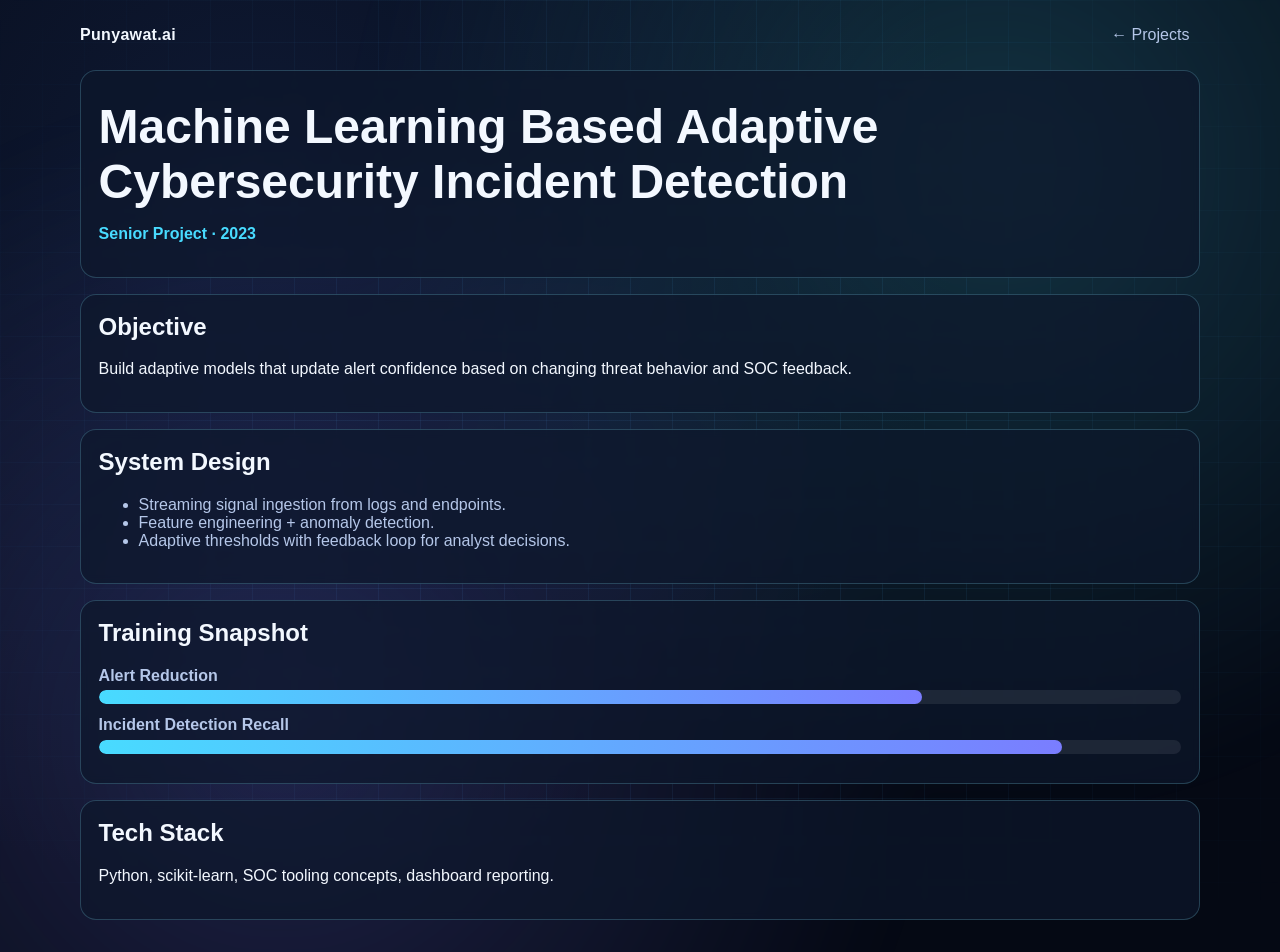
<file: project-adaptive-cyber.html>
<!DOCTYPE html>
<html lang="en">
  <head>
    <meta charset="UTF-8" />
    <meta name="viewport" content="width=device-width, initial-scale=1.0" />
    <title>Adaptive Cybersecurity Detection | Punyawat.ai</title>
    <link rel="stylesheet" href="styles.css" />
  </head>
  <body>
    <div class="ambient"></div><div class="ai-grid" aria-hidden="true"></div>
    <header class="top-nav container"><a class="brand" href="index.html">Punyawat.ai</a><nav><a href="projects.html">← Projects</a></nav></header>
    <main class="container project-detail">
      <section class="card reveal"><h1>Machine Learning Based Adaptive Cybersecurity Incident Detection</h1><p class="meta">Senior Project · 2023</p></section>
      <section class="card reveal"><h2>Objective</h2><p>Build adaptive models that update alert confidence based on changing threat behavior and SOC feedback.</p></section>
      <section class="card reveal"><h2>System Design</h2><ul><li>Streaming signal ingestion from logs and endpoints.</li><li>Feature engineering + anomaly detection.</li><li>Adaptive thresholds with feedback loop for analyst decisions.</li></ul></section>
      <section class="card reveal"><h2>Training Snapshot</h2>
        <div class="train-bar"><label>Alert Reduction</label><div><span data-width="76"></span></div></div>
        <div class="train-bar"><label>Incident Detection Recall</label><div><span data-width="89"></span></div></div>
      </section>
      <section class="card reveal"><h2>Tech Stack</h2><p>Python, scikit-learn, SOC tooling concepts, dashboard reporting.</p></section>
    </main>
    <script src="script.js"></script>
  </body>
</html>
</file>
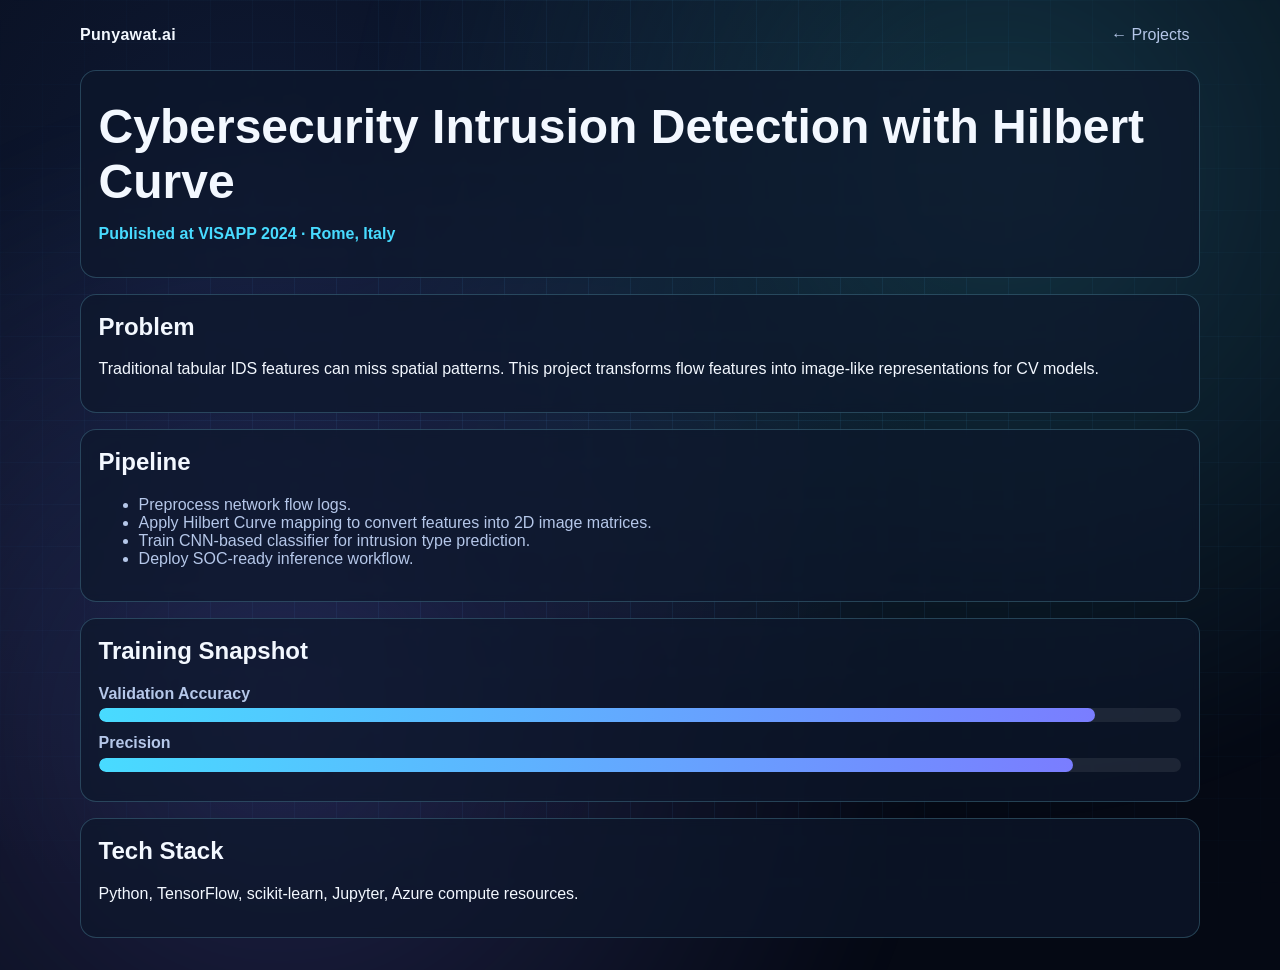
<file: project-cyber-hilbert.html>
<!DOCTYPE html>
<html lang="en">
  <head>
    <meta charset="UTF-8" />
    <meta name="viewport" content="width=device-width, initial-scale=1.0" />
    <title>Cybersecurity Intrusion Detection | Punyawat.ai</title>
    <link rel="stylesheet" href="styles.css" />
  </head>
  <body>
    <div class="ambient"></div><div class="ai-grid" aria-hidden="true"></div>
    <header class="top-nav container"><a class="brand" href="index.html">Punyawat.ai</a><nav><a href="projects.html">← Projects</a></nav></header>
    <main class="container project-detail">
      <section class="card reveal"><h1>Cybersecurity Intrusion Detection with Hilbert Curve</h1><p class="meta">Published at VISAPP 2024 · Rome, Italy</p></section>
      <section class="card reveal"><h2>Problem</h2><p>Traditional tabular IDS features can miss spatial patterns. This project transforms flow features into image-like representations for CV models.</p></section>
      <section class="card reveal"><h2>Pipeline</h2><ul><li>Preprocess network flow logs.</li><li>Apply Hilbert Curve mapping to convert features into 2D image matrices.</li><li>Train CNN-based classifier for intrusion type prediction.</li><li>Deploy SOC-ready inference workflow.</li></ul></section>
      <section class="card reveal"><h2>Training Snapshot</h2>
        <div class="train-bar"><label>Validation Accuracy</label><div><span data-width="92"></span></div></div>
        <div class="train-bar"><label>Precision</label><div><span data-width="90"></span></div></div>
      </section>
      <section class="card reveal"><h2>Tech Stack</h2><p>Python, TensorFlow, scikit-learn, Jupyter, Azure compute resources.</p></section>
    </main>
    <script src="script.js"></script>
  </body>
</html>
</file>
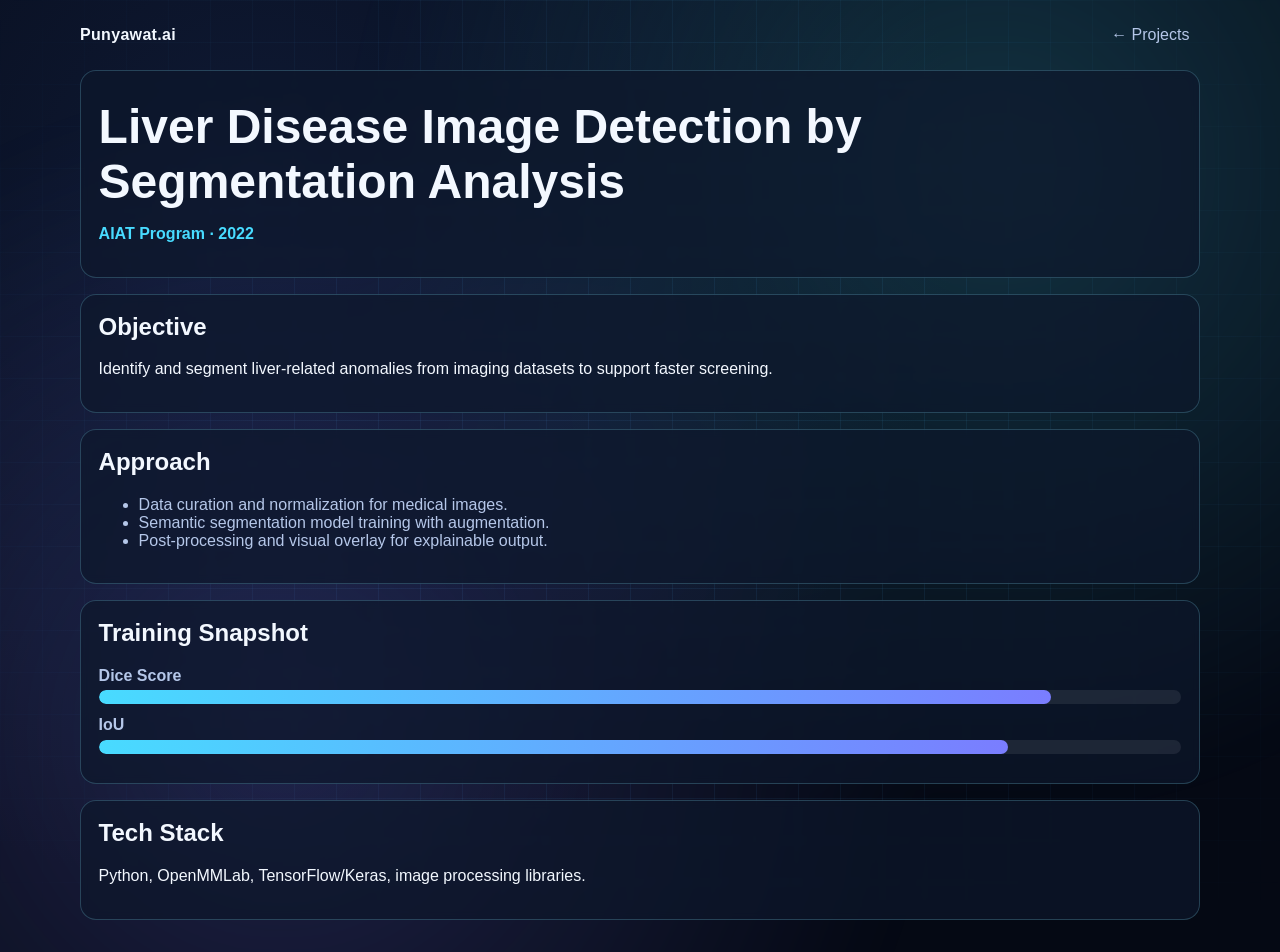
<file: project-liver-segmentation.html>
<!DOCTYPE html>
<html lang="en">
  <head>
    <meta charset="UTF-8" />
    <meta name="viewport" content="width=device-width, initial-scale=1.0" />
    <title>Liver Segmentation Project | Punyawat.ai</title>
    <link rel="stylesheet" href="styles.css" />
  </head>
  <body>
    <div class="ambient"></div><div class="ai-grid" aria-hidden="true"></div>
    <header class="top-nav container"><a class="brand" href="index.html">Punyawat.ai</a><nav><a href="projects.html">← Projects</a></nav></header>
    <main class="container project-detail">
      <section class="card reveal"><h1>Liver Disease Image Detection by Segmentation Analysis</h1><p class="meta">AIAT Program · 2022</p></section>
      <section class="card reveal"><h2>Objective</h2><p>Identify and segment liver-related anomalies from imaging datasets to support faster screening.</p></section>
      <section class="card reveal"><h2>Approach</h2><ul><li>Data curation and normalization for medical images.</li><li>Semantic segmentation model training with augmentation.</li><li>Post-processing and visual overlay for explainable output.</li></ul></section>
      <section class="card reveal"><h2>Training Snapshot</h2>
        <div class="train-bar"><label>Dice Score</label><div><span data-width="88"></span></div></div>
        <div class="train-bar"><label>IoU</label><div><span data-width="84"></span></div></div>
      </section>
      <section class="card reveal"><h2>Tech Stack</h2><p>Python, OpenMMLab, TensorFlow/Keras, image processing libraries.</p></section>
    </main>
    <script src="script.js"></script>
  </body>
</html>
</file>
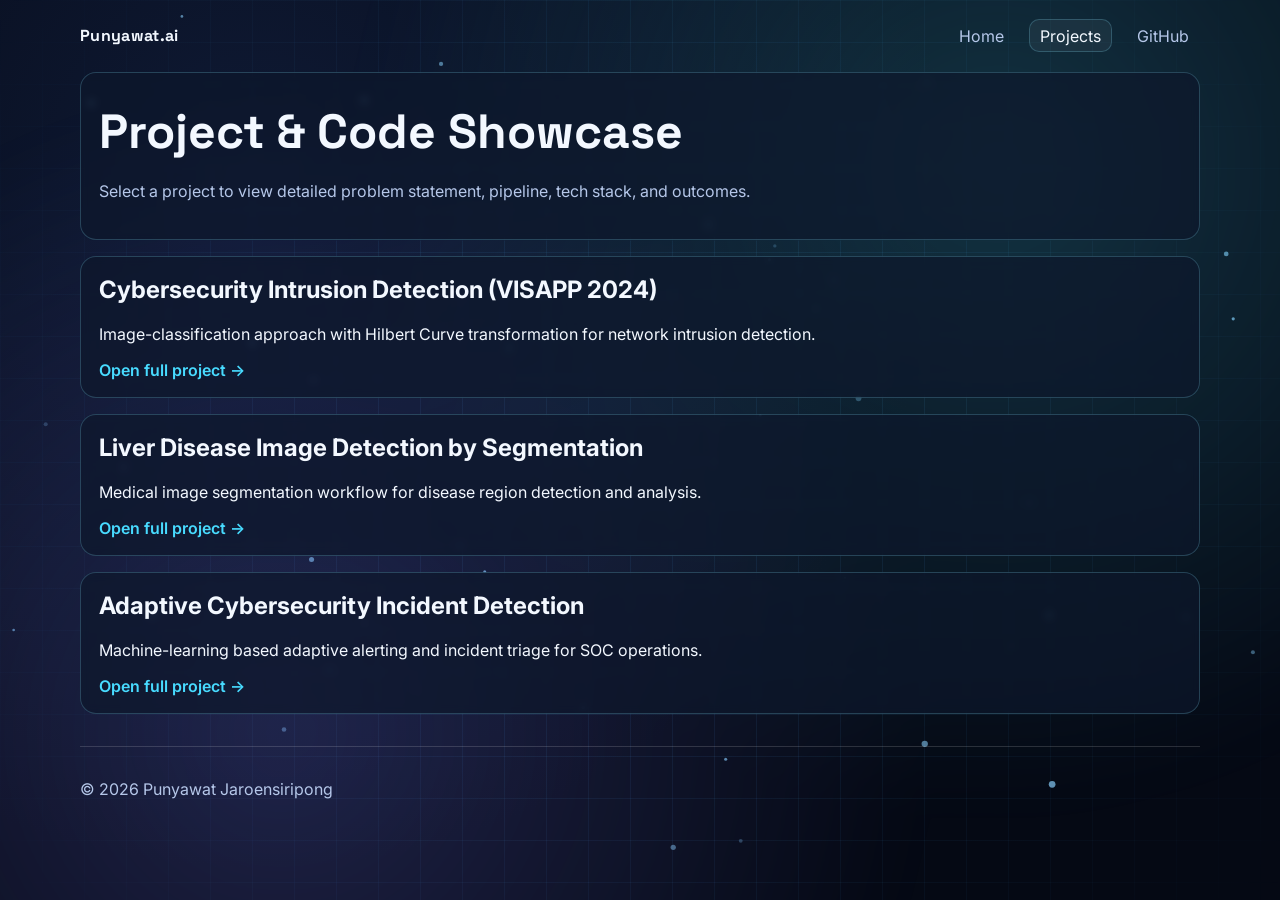
<file: projects.html>
<!DOCTYPE html>
<html lang="en">
  <head>
    <meta charset="UTF-8" />
    <meta name="viewport" content="width=device-width, initial-scale=1.0" />
    <title>Projects | Punyawat.ai</title>
    <link rel="preconnect" href="https://fonts.googleapis.com" />
    <link rel="preconnect" href="https://fonts.gstatic.com" crossorigin />
    <link
      href="https://fonts.googleapis.com/css2?family=Inter:wght@400;500;600;700;800&family=Space+Grotesk:wght@500;700&display=swap"
      rel="stylesheet"
    />
    <link rel="stylesheet" href="styles.css" />
  </head>
  <body>
    <canvas id="particle-canvas" aria-hidden="true"></canvas>
    <div class="ambient"></div>
    <div class="ai-grid" aria-hidden="true"></div>

    <header class="top-nav container reveal">
      <a class="brand" href="index.html">Punyawat.ai</a>
      <nav>
        <a href="index.html">Home</a>
        <a href="projects.html" class="active">Projects</a>
        <a href="https://github.com/punyawat-jar" target="_blank" rel="noreferrer">GitHub</a>
      </nav>
    </header>

    <main class="container project-grid">
      <section class="card reveal">
        <h1>Project & Code Showcase</h1>
        <p class="muted">Select a project to view detailed problem statement, pipeline, tech stack, and outcomes.</p>
      </section>

      <a class="card project-link reveal" href="project-cyber-hilbert.html">
        <h2>Cybersecurity Intrusion Detection (VISAPP 2024)</h2>
        <p>Image-classification approach with Hilbert Curve transformation for network intrusion detection.</p>
        <span>Open full project →</span>
      </a>

      <a class="card project-link reveal" href="project-liver-segmentation.html">
        <h2>Liver Disease Image Detection by Segmentation</h2>
        <p>Medical image segmentation workflow for disease region detection and analysis.</p>
        <span>Open full project →</span>
      </a>

      <a class="card project-link reveal" href="project-adaptive-cyber.html">
        <h2>Adaptive Cybersecurity Incident Detection</h2>
        <p>Machine-learning based adaptive alerting and incident triage for SOC operations.</p>
        <span>Open full project →</span>
      </a>
    </main>

    <footer class="container footer">
      <p>© <span id="year"></span> Punyawat Jaroensiripong</p>
    </footer>

    <script src="script.js"></script>
  </body>
</html>
</file>
<file: styles.css>
:root {
  --bg: #050914;
  --surface: rgba(13, 23, 44, 0.7);
  --border: rgba(133, 226, 255, 0.22);
  --text: #f3f8ff;
  --muted: #b5c7e9;
  --accent: #48dbff;
  --accent-2: #7a7dff;
}

* { box-sizing: border-box; }

body {
  margin: 0;
  font-family: "Inter", sans-serif;
  color: var(--text);
  background: radial-gradient(circle at 20% 20%, #0f1a35 0%, var(--bg) 55%);
  min-height: 100vh;
  overflow-x: hidden;
}

.ai-grid {
  position: fixed;
  inset: 0;
  background-image: linear-gradient(rgba(82, 182, 255, 0.08) 1px, transparent 1px),
    linear-gradient(90deg, rgba(82, 182, 255, 0.08) 1px, transparent 1px);
  background-size: 42px 42px;
  mask-image: radial-gradient(circle at center, black 40%, transparent 100%);
  z-index: -3;
}

#particle-canvas {
  position: fixed;
  inset: 0;
  width: 100%;
  height: 100%;
  pointer-events: none;
  z-index: -2;
}

.ambient {
  position: fixed;
  inset: -20vmax;
  background: radial-gradient(circle at 70% 30%, rgba(72, 219, 255, 0.2), transparent 40%),
    radial-gradient(circle at 30% 70%, rgba(122, 125, 255, 0.22), transparent 40%);
  filter: blur(30px);
  z-index: -1;
  animation: floatAmbient 16s ease-in-out infinite alternate;
}

@keyframes floatAmbient {
  from { transform: translate3d(-2%, 0, 0) scale(1); }
  to { transform: translate3d(2%, -1.5%, 0) scale(1.05); }
}

.container { width: min(1120px, 92vw); margin: 0 auto; }

.top-nav {
  display: flex;
  justify-content: space-between;
  align-items: center;
  padding: 1.2rem 0;
}

.brand {
  font-family: "Space Grotesk", sans-serif;
  font-weight: 700;
  color: var(--text);
  text-decoration: none;
  letter-spacing: 0.02em;
}

.top-nav nav { display: flex; gap: 0.95rem; }
.top-nav nav a {
  color: var(--muted);
  text-decoration: none;
  border: 1px solid transparent;
  border-radius: 10px;
  padding: 0.35rem 0.6rem;
}
.top-nav nav a:hover,
.top-nav nav a.active { color: var(--text); border-color: var(--border); background: rgba(255, 255, 255, 0.05); }

.hero {
  display: grid;
  grid-template-columns: 1.2fr 0.8fr;
  gap: 2rem;
  padding: 2rem 0;
}

.pill {
  display: inline-block;
  padding: 0.4rem 0.8rem;
  border-radius: 999px;
  font-size: 0.84rem;
  border: 1px solid var(--border);
  background: rgba(72, 219, 255, 0.12);
}

h1 {
  font-family: "Space Grotesk", sans-serif;
  font-size: clamp(1.9rem, 5vw, 3rem);
  margin: 0.7rem 0;
}

.subtitle { color: var(--accent); font-weight: 700; min-height: 1.5rem; }
.summary, .muted { color: var(--muted); line-height: 1.7; }

.hero__cta { display: flex; flex-wrap: wrap; gap: 0.65rem; margin: 1.2rem 0; }

.btn {
  text-decoration: none;
  color: var(--text);
  padding: 0.68rem 0.96rem;
  border-radius: 12px;
  border: 1px solid var(--border);
  font-weight: 700;
  transition: transform 0.2s ease, box-shadow 0.2s ease;
}

.btn--solid {
  background: linear-gradient(90deg, var(--accent), var(--accent-2));
  color: #071124;
  border: none;
  box-shadow: 0 10px 22px rgba(72, 219, 255, 0.22);
}

.read-more-link {
  color: #48dbff;
  text-decoration: none;
  transition: color 0.1s ease;
}

.read-more-link:hover {
  color: #007bff;
}

.btn--ghost { background: rgba(255, 255, 255, 0.03); }
.btn:hover { transform: translateY(-2px); }

.contact-list { list-style: none; padding: 0; margin: 0; color: var(--muted); display: grid; gap: 0.3rem; }

.profile-card {
  margin: 0;
  padding: 1rem;
  border-radius: 16px;
  border: 1px solid var(--border);
  background: var(--surface);
  animation: floatCard 5s ease-in-out infinite;
}

@keyframes floatCard {
  0%, 100% { transform: translateY(0); }
  50% { transform: translateY(-8px); }
}

.profile-card img {
  width: 100%;
  aspect-ratio: 1 / 1;
  object-fit: cover;
  border-radius: 12px;
  display: block;
}

.profile-card figcaption { margin-top: 0.7rem; color: var(--muted); font-size: 0.9rem; text-align: center; }

.grid,
.project-grid,
.project-detail {
  display: grid;
  gap: 1rem;
  padding-bottom: 2rem;
}

.grid { grid-template-columns: repeat(2, minmax(0, 1fr)); }
.project-grid,
.project-detail { grid-template-columns: 1fr; }

.card {
  background: var(--surface);
  border: 1px solid var(--border);
  border-radius: 16px;
  padding: 1.1rem;
  backdrop-filter: blur(4px);
  transition: transform 0.2s ease, border-color 0.2s ease;
}

.card:hover { transform: translateY(-3px); border-color: rgba(72, 219, 255, 0.55); }
.card h2, .card h3 { margin-top: 0; }

.meta { color: var(--accent); font-weight: 600; }
.timeline { display: grid; gap: 1rem; }
.timeline article { border-bottom: 1px dashed rgba(255, 255, 255, 0.15); padding-bottom: 0.7rem; }
.timeline article:last-child { border-bottom: none; padding-bottom: 0; }

.project-link { text-decoration: none; color: var(--text); display: block; }
.project-link span { color: var(--accent); font-weight: 600; }

.train-bar { margin: 0.75rem 0; }
.train-bar label { display: block; margin-bottom: 0.35rem; color: var(--muted); font-weight: 600; }
.train-bar div {
  background: rgba(255, 255, 255, 0.08);
  border-radius: 999px;
  height: 14px;
  overflow: hidden;
}
.train-bar span {
  display: block;
  height: 100%;
  width: 0;
  border-radius: 999px;
  background: linear-gradient(90deg, var(--accent), var(--accent-2));
  transition: width 1.4s ease;
}


.read-more {
  margin-top: 0.5rem;
}

.read-more summary {
  cursor: pointer;
  color: var(--accent);
  font-weight: 600;
  list-style: none;
}

.read-more summary::-webkit-details-marker {
  display: none;
}

.read-more summary::after {
  content: "  +";
}

.read-more[open] summary::after {
  content: "  −";
}

.read-more p,
.read-more ul {
  margin-top: 0.55rem;
}

ul { color: var(--muted); }

.footer {
  border-top: 1px solid rgba(255, 255, 255, 0.15);
  color: var(--muted);
  padding: 1rem 0 2rem;
}

.reveal {
  opacity: 0;
  transform: translateY(16px);
  transition: opacity 0.7s ease, transform 0.7s ease;
}
.reveal.visible { opacity: 1; transform: translateY(0); }

@media (max-width: 860px) {
  .hero,
  .grid { grid-template-columns: 1fr; }
}
</file>
